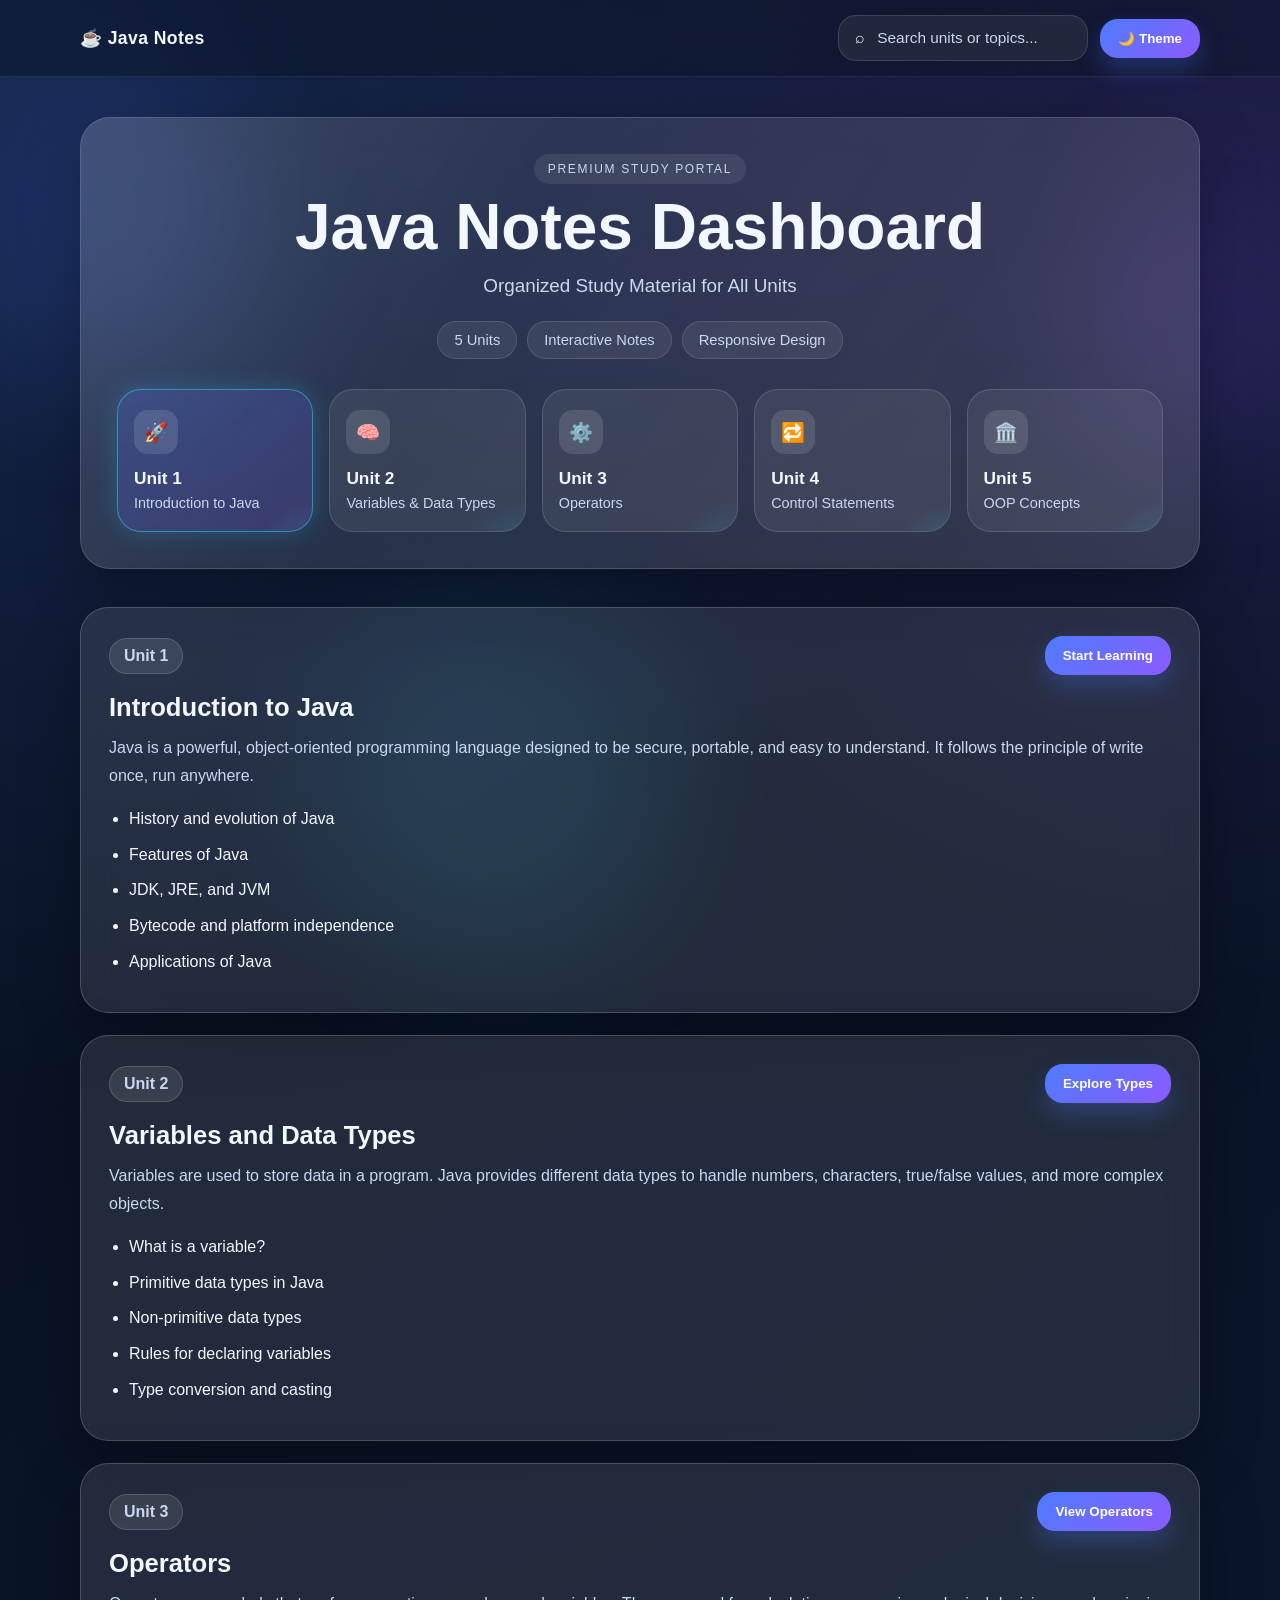
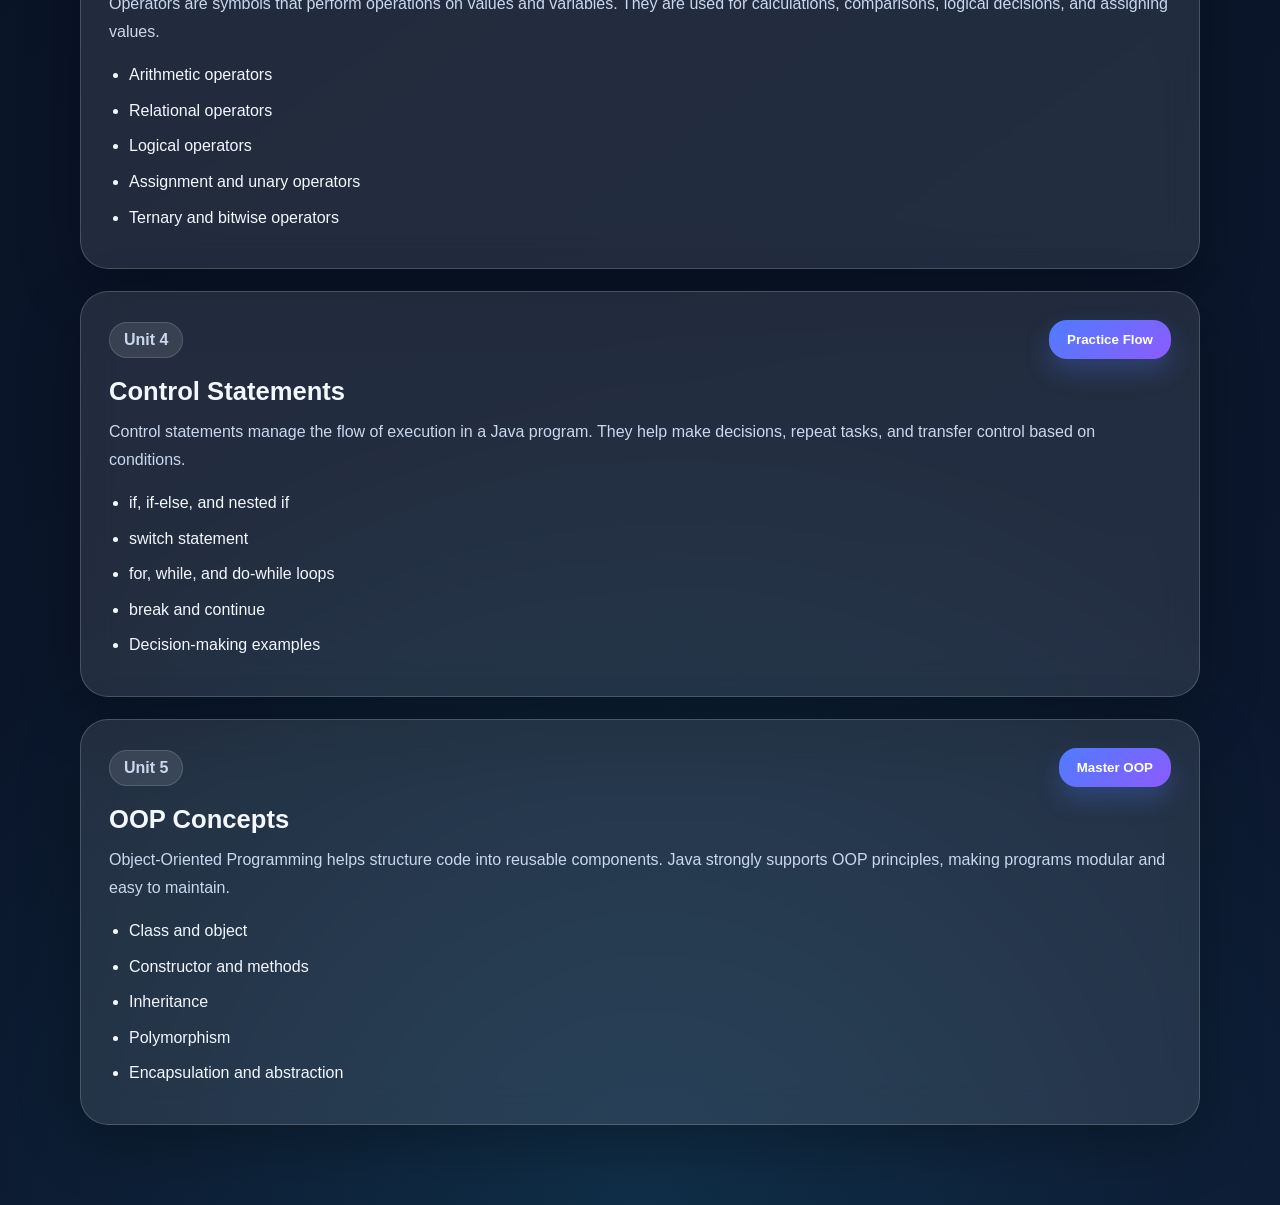
<file: index.html>
<!DOCTYPE html>
<html lang="en">
<head>
  <meta charset="UTF-8" />
  <meta name="viewport" content="width=device-width, initial-scale=1.0" />
  <title>Java Notes Dashboard</title>
  <link rel="stylesheet" href="style.css" />
</head>
<body>
  <div class="scroll-progress" id="scrollProgress"></div>

  <div class="bg-shape shape-1"></div>
  <div class="bg-shape shape-2"></div>
  <div class="bg-shape shape-3"></div>

  <header class="site-header" id="siteHeader">
    <div class="container nav-wrapper">
      <a href="#top" class="brand">☕ Java Notes</a>

      <div class="header-actions">
        <div class="search-box">
          <span class="search-icon">⌕</span>
          <input type="text" id="searchInput" placeholder="Search units or topics..." aria-label="Search notes" />
        </div>

        <button class="theme-toggle" id="themeToggle" aria-label="Toggle theme">
          <span class="theme-icon">🌙</span>
          <span class="theme-text">Theme</span>
        </button>
      </div>
    </div>
  </header>

  <main id="top">
    <section class="hero container">
      <div class="hero-card glass reveal">
        <p class="eyebrow">Premium Study Portal</p>
        <h1>Java Notes Dashboard</h1>
        <p class="hero-subtitle">Organized Study Material for All Units</p>

        <div class="hero-stats">
          <div class="stat-pill">5 Units</div>
          <div class="stat-pill">Interactive Notes</div>
          <div class="stat-pill">Responsive Design</div>
        </div>

        <div class="units-grid" id="unitCards">
          <button class="unit-card active" data-target="unit1">
            <span class="unit-icon">🚀</span>
            <span class="unit-label">Unit 1</span>
            <small>Introduction to Java</small>
          </button>

          <button class="unit-card" data-target="unit2">
            <span class="unit-icon">🧠</span>
            <span class="unit-label">Unit 2</span>
            <small>Variables & Data Types</small>
          </button>

          <button class="unit-card" data-target="unit3">
            <span class="unit-icon">⚙️</span>
            <span class="unit-label">Unit 3</span>
            <small>Operators</small>
          </button>

          <button class="unit-card" data-target="unit4">
            <span class="unit-icon">🔁</span>
            <span class="unit-label">Unit 4</span>
            <small>Control Statements</small>
          </button>

          <button class="unit-card" data-target="unit5">
            <span class="unit-icon">🏛️</span>
            <span class="unit-label">Unit 5</span>
            <small>OOP Concepts</small>
          </button>
        </div>
      </div>
    </section>

    <section class="notes-section container">
      <article class="notes-card glass reveal unit-section" id="unit1" data-keywords="java introduction history features platform independent jvm bytecode object oriented">
        <div class="notes-top">
          <span class="notes-badge">Unit 1</span>
          <button class="section-btn open-btn" data-unit="unit1">Start Learning</button>
        </div>
        <h2>Introduction to Java</h2>
        <p>
          Java is a powerful, object-oriented programming language designed to be secure,
          portable, and easy to understand. It follows the principle of write once, run anywhere.
        </p>
        <ul>
          <li>History and evolution of Java</li>
          <li>Features of Java</li>
          <li>JDK, JRE, and JVM</li>
          <li>Bytecode and platform independence</li>
          <li>Applications of Java</li>
        </ul>
      </article>

      <article class="notes-card glass reveal unit-section" id="unit2" data-keywords="variables data types primitive non primitive declarations memory literals constants">
        <div class="notes-top">
          <span class="notes-badge">Unit 2</span>
          <button class="section-btn open-btn" data-unit="unit2">Explore Types</button>
        </div>
        <h2>Variables and Data Types</h2>
        <p>
          Variables are used to store data in a program. Java provides different data types
          to handle numbers, characters, true/false values, and more complex objects.
        </p>
        <ul>
          <li>What is a variable?</li>
          <li>Primitive data types in Java</li>
          <li>Non-primitive data types</li>
          <li>Rules for declaring variables</li>
          <li>Type conversion and casting</li>
        </ul>
      </article>

      <article class="notes-card glass reveal unit-section" id="unit3" data-keywords="operators arithmetic relational logical assignment bitwise unary ternary precedence">
        <div class="notes-top">
          <span class="notes-badge">Unit 3</span>
          <button class="section-btn open-btn" data-unit="unit3">View Operators</button>
        </div>
        <h2>Operators</h2>
        <p>
          Operators are symbols that perform operations on values and variables. They are used
          for calculations, comparisons, logical decisions, and assigning values.
        </p>
        <ul>
          <li>Arithmetic operators</li>
          <li>Relational operators</li>
          <li>Logical operators</li>
          <li>Assignment and unary operators</li>
          <li>Ternary and bitwise operators</li>
        </ul>
      </article>

      <article class="notes-card glass reveal unit-section" id="unit4" data-keywords="control statements if else switch loops for while do while break continue branching">
        <div class="notes-top">
          <span class="notes-badge">Unit 4</span>
          <button class="section-btn open-btn" data-unit="unit4">Practice Flow</button>
        </div>
        <h2>Control Statements</h2>
        <p>
          Control statements manage the flow of execution in a Java program. They help make
          decisions, repeat tasks, and transfer control based on conditions.
        </p>
        <ul>
          <li>if, if-else, and nested if</li>
          <li>switch statement</li>
          <li>for, while, and do-while loops</li>
          <li>break and continue</li>
          <li>Decision-making examples</li>
        </ul>
      </article>

      <article class="notes-card glass reveal unit-section" id="unit5" data-keywords="oop concepts class object inheritance polymorphism abstraction encapsulation constructor methods">
        <div class="notes-top">
          <span class="notes-badge">Unit 5</span>
          <button class="section-btn open-btn" data-unit="unit5">Master OOP</button>
        </div>
        <h2>OOP Concepts</h2>
        <p>
          Object-Oriented Programming helps structure code into reusable components. Java strongly
          supports OOP principles, making programs modular and easy to maintain.
        </p>
        <ul>
          <li>Class and object</li>
          <li>Constructor and methods</li>
          <li>Inheritance</li>
          <li>Polymorphism</li>
          <li>Encapsulation and abstraction</li>
        </ul>
      </article>

      <p class="empty-state hidden" id="emptyState">No matching unit found. Try another keyword.</p>
    </section>
  </main>

  <button class="back-to-top" id="backToTop" aria-label="Back to top">↑</button>

  <!-- Modal -->
  <div class="modal" id="notesModal">
    <div class="modal-box glass">
      <button class="close-modal" id="closeModal">✖</button>
      <h2 id="modalTitle">Unit Details</h2>
      <p id="modalText"></p>
      <ul id="modalList"></ul>
    </div>
  </div>

  <script src="script.js"></script>
</body>
</html>
</file>
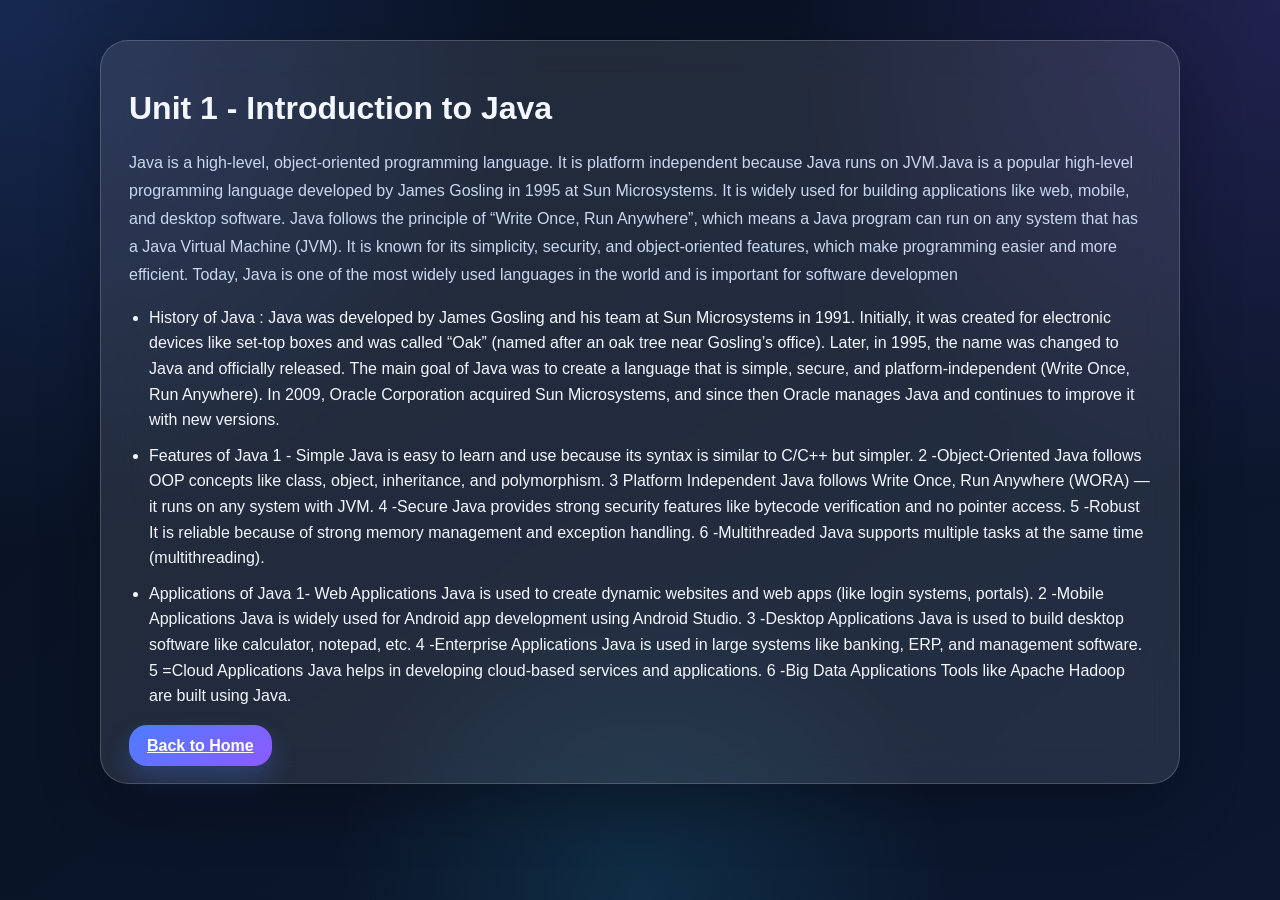
<file: unit1.html>
<!DOCTYPE html>
<html lang="en">
<head>
  <meta charset="UTF-8" />
  <meta name="viewport" content="width=device-width, initial-scale=1.0" />
  <title>Unit 1 - Introduction to Java</title>
  <link rel="stylesheet" href="style.css" />
</head>
<body>
  <div class="container" style="padding: 40px 20px;">
    <div class="notes-card glass">
      <h1>Unit 1 - Introduction to Java</h1>
      <p>Java is a high-level, object-oriented programming language. It is
         platform independent because Java runs on JVM.Java is a popular high-level programming language developed by James Gosling in 1995 at Sun Microsystems. It is widely used for building applications like web, mobile, and desktop software. Java follows the principle of “Write Once, Run Anywhere”, which means a Java program can run on any system that has a Java Virtual Machine (JVM). It is known for its simplicity, security, and object-oriented features, which make programming easier and more efficient. Today, Java is one of the most 
         widely used languages in the world and is important for software developmen</p>
      <ul>
        <li>History of Java : Java was developed by James Gosling and his team at Sun Microsystems in 1991. Initially, it was created for electronic devices like set-top boxes and was called “Oak” (named after an oak tree near Gosling’s office).

Later, in 1995, the name was changed to Java and officially released. The main goal of Java was to create a language that is simple, secure, and platform-independent (Write Once, Run Anywhere).

In 2009, Oracle Corporation acquired Sun Microsystems, and since then Oracle manages Java and continues to improve it with new versions.
</li>
        <li>Features of Java
1 - Simple
Java is easy to learn and use because its syntax is similar to C/C++ but simpler.
2 -Object-Oriented
Java follows OOP concepts like class, object, inheritance, and polymorphism.
3 Platform Independent
Java follows Write Once, Run Anywhere (WORA) — it runs on any system with JVM.
4 -Secure
Java provides strong security features like bytecode verification and no pointer access.
5 -Robust
It is reliable because of strong memory management and exception handling.
6 -Multithreaded
Java supports multiple tasks at the same time (multithreading).</li>
        <li>Applications of Java 
1- Web Applications
Java is used to create dynamic websites and web apps (like login systems, portals).
2 -Mobile Applications
Java is widely used for Android app development using Android Studio.
3 -Desktop Applications
Java is used to build desktop software like calculator, notepad, etc.
4 -Enterprise Applications
Java is used in large systems like banking, ERP, and management software.
5 =Cloud Applications
Java helps in developing cloud-based services and applications.
6 -Big Data Applications
Tools like Apache Hadoop are built using Java.
        </li>
      </ul>
      <br>
      <a href="index.html" class="section-btn">Back to Home</a>
    </div>
  </div>
</body>
</html>
</file>
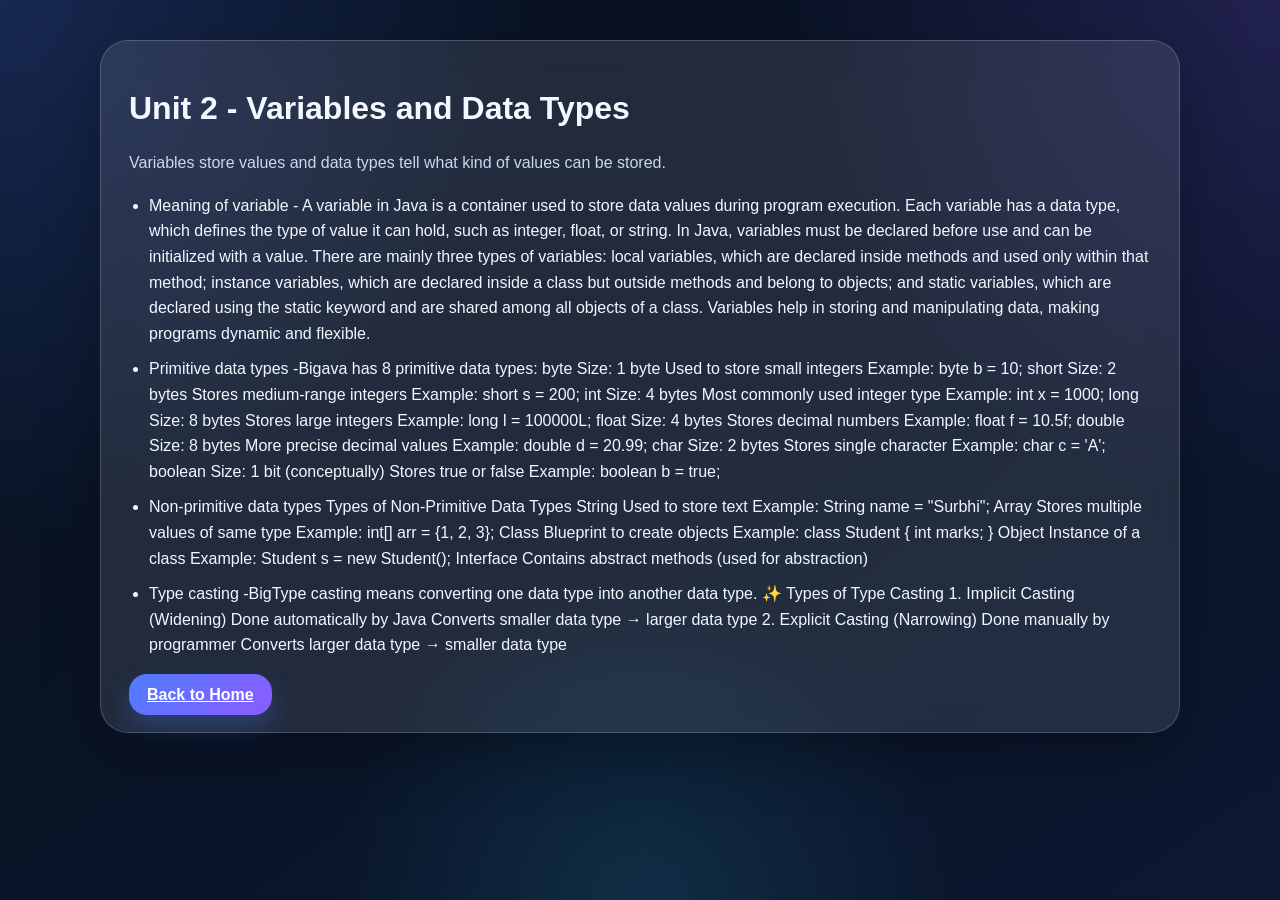
<file: unit2.html>
<!DOCTYPE html>
<html lang="en">
<head>
  <meta charset="UTF-8" />
  <meta name="viewport" content="width=device-width, initial-scale=1.0" />
  <title>Unit 2 - Variables and Data Types</title>
  <link rel="stylesheet" href="style.css" />
</head>
<body>
  <div class="container" style="padding: 40px 20px;">
    <div class="notes-card glass">
      <h1>Unit 2 - Variables and Data Types</h1>
      <p>Variables store values and data types tell what kind of values can be stored.</p>
      <ul>
        <li>Meaning of variable - A variable in Java is a container used to store data values during program execution. Each variable has a data type, which defines the type of value it can hold, such as integer, float, or string. In Java, variables must be declared before use and can be initialized with a value. There are mainly three types of variables: local variables, which are declared inside methods and used only within that method; instance variables, which are declared inside a class but outside methods and belong to objects; and static variables, which are declared using the static keyword and are shared among all objects of a class. Variables 
          help in storing and manipulating data, making programs dynamic and flexible.</li>
        <li>Primitive data types -Bigava has 8 primitive data types:

byte
Size: 1 byte
Used to store small integers
Example: byte b = 10;
short
Size: 2 bytes
Stores medium-range integers
Example: short s = 200;
int
Size: 4 bytes
Most commonly used integer type
Example: int x = 1000;
long
Size: 8 bytes
Stores large integers
Example: long l = 100000L;
float
Size: 4 bytes
Stores decimal numbers
Example: float f = 10.5f;
double
Size: 8 bytes
More precise decimal values
Example: double d = 20.99;
char
Size: 2 bytes
Stores single character
Example: char c = 'A';
boolean
Size: 1 bit (conceptually)
Stores true or false
Example: boolean b = true;</li>
        <li>Non-primitive data types
          Types of Non-Primitive Data Types
String
Used to store text
Example: String name = "Surbhi";
Array
Stores multiple values of same type
Example: int[] arr = {1, 2, 3};
Class
Blueprint to create objects
Example:
class Student {
    int marks;
}
Object
Instance of a class
Example:
Student s = new Student();
Interface
Contains abstract methods (used for abstraction)
        </li>
        <li>Type casting -BigType casting means converting one data type into another data type.

✨ Types of Type Casting
1. Implicit Casting (Widening)
Done automatically by Java
Converts smaller data type → larger data type
2. Explicit Casting (Narrowing)
Done manually by programmer
Converts larger data type → smaller data type</li>
      </ul>
      <br>
      <a href="index.html" class="section-btn">Back to Home</a>
    </div>
  </div>
</body>
</html>
</file>
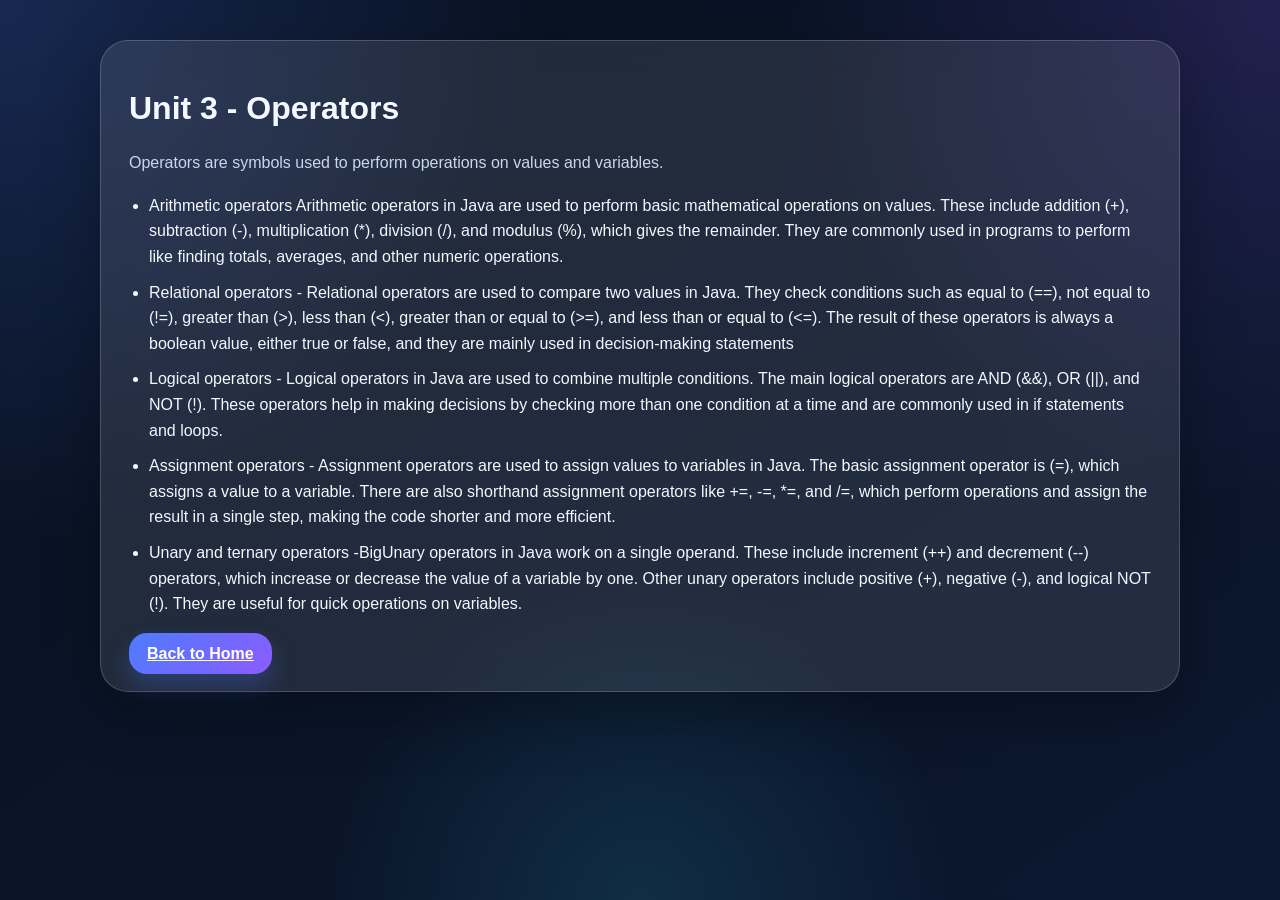
<file: unit3.html>
<!DOCTYPE html>
<html lang="en">
<head>
  <meta charset="UTF-8" />
  <meta name="viewport" content="width=device-width, initial-scale=1.0" />
  <title>Unit 3 - Operators</title>
  <link rel="stylesheet" href="style.css" />
</head>
<body>
  <div class="container" style="padding: 40px 20px;">
    <div class="notes-card glass">
      <h1>Unit 3 - Operators</h1>
      <p>Operators are symbols used to perform operations on values and variables.</p>
      <ul>
        <li>Arithmetic operators
          Arithmetic operators in Java are used to perform basic mathematical operations on values. These include addition (+), subtraction (-), multiplication (*), division (/), and modulus (%), which gives the remainder. They are commonly used in programs to perform 
           like finding totals, averages, and other numeric operations.
        </li>
        <li>Relational operators -
          Relational operators are used to compare two values in Java. They check conditions such as equal to (==), not equal to (!=), greater than (>), less than (<), greater than or equal to (>=), and less than or equal to (<=). The result of these operators is always a boolean value, either 
          true or false, and they are mainly used in decision-making statements
        </li>
        <li>Logical operators -
          Logical operators in Java are used to combine multiple conditions. The main logical operators are AND (&&), OR (||), and NOT (!). These operators help in making decisions by checking more than
           one condition at a time and are commonly used in if statements and loops.
        </li>
        <li>Assignment operators -
          Assignment operators are used to assign values to variables in Java. The basic assignment operator is (=), which assigns a value to a variable. There are also shorthand assignment operators like +=, -=, *=, and /=, which perform operations and assign
           the result in a single step, making the code shorter and more efficient.
        </li>
        <li>Unary and ternary operators -BigUnary operators in Java work on a single operand. These include increment (++) and decrement (--) operators, which increase or decrease the value of a variable by one. Other unary operators include positive (+), negative (-),
           and logical NOT (!). They are useful for quick operations on variables.</li>
      </ul>
      <br>
      <a href="index.html" class="section-btn">Back to Home</a>
    </div>
  </div>
</body>
</html>
</file>
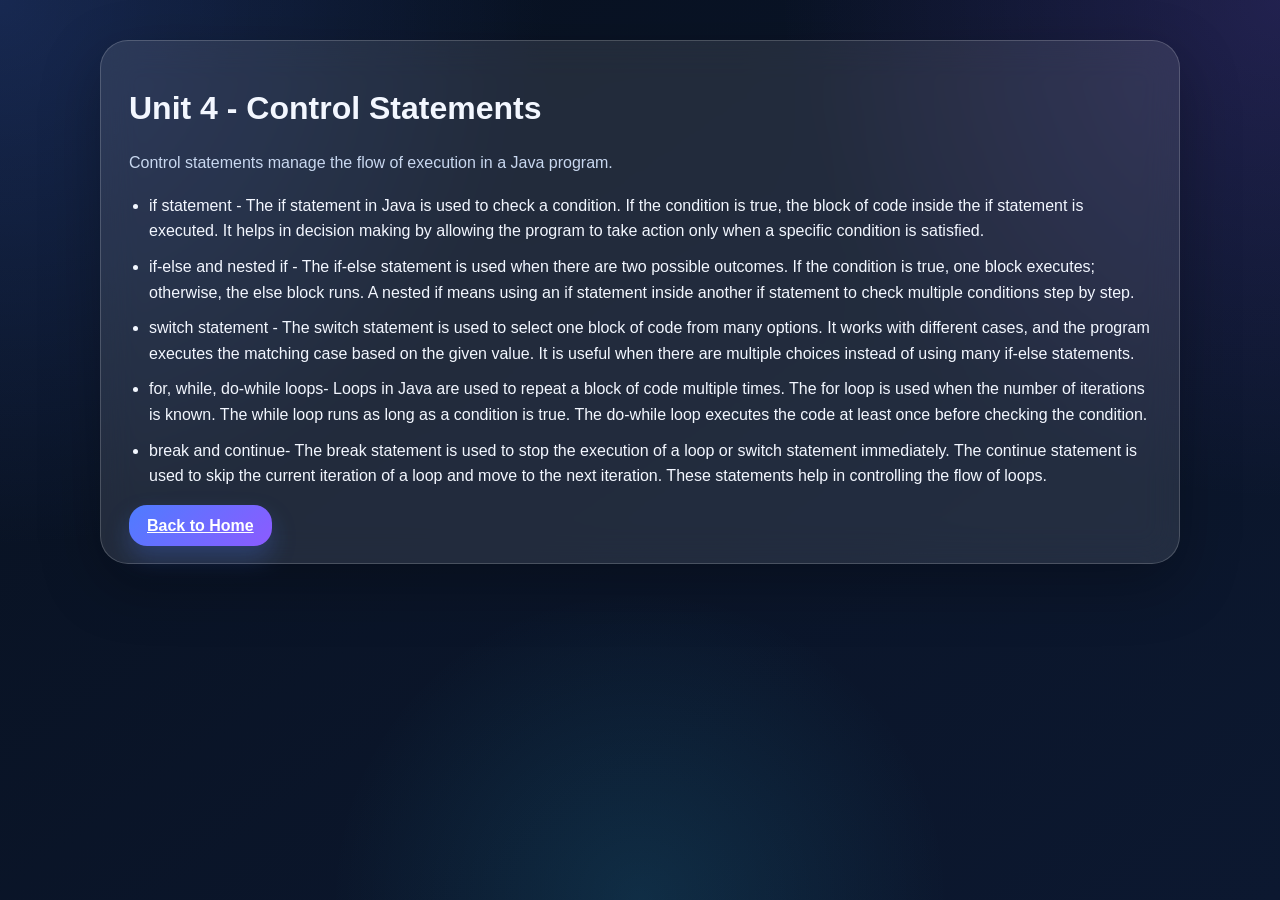
<file: unit4.html>
<!DOCTYPE html>
<html lang="en">
<head>
  <meta charset="UTF-8" />
  <meta name="viewport" content="width=device-width, initial-scale=1.0" />
  <title>Unit 4 - Control Statements</title>
  <link rel="stylesheet" href="style.css" />
</head>
<body>
  <div class="container" style="padding: 40px 20px;">
    <div class="notes-card glass">
      <h1>Unit 4 - Control Statements</h1>
      <p>Control statements manage the flow of execution in a Java program.</p>
      <ul>
        <li>if statement -
          The if statement in Java is used to check a condition. If the condition is true, the block of code inside the if statement is executed. It helps in decision making by allowing 
          the program to take action only when a specific condition is satisfied.
        </li>
        <li>if-else and nested if -
          The if-else statement is used when there are two possible outcomes. If the condition is true, one block executes; otherwise, the else block runs. A nested if means using an if statement
           inside another if statement to check multiple conditions step by step.
        </li>
        <li>switch statement -
          The switch statement is used to select one block of code from many options. It works with different cases, and the program executes the matching case based on the given value. It is useful
           when there are multiple choices instead of using many if-else statements.
        </li>
        <li>for, while, do-while loops- 
          Loops in Java are used to repeat a block of code multiple times. The for loop is used when the number of iterations is known. The while loop runs as long as a condition is true. The
           do-while loop executes the code at least once before checking the condition.
        </li>
        <li>break and continue- 
          The break statement is used to stop the execution of a loop or switch statement immediately. The continue statement is used to skip the current iteration of a loop and move to
           the next iteration. These statements help in controlling the flow of loops.
        </li>
      </ul>
      <br>
      <a href="index.html" class="section-btn">Back to Home</a>
    </div>
  </div>
</body>
</html>
</file>
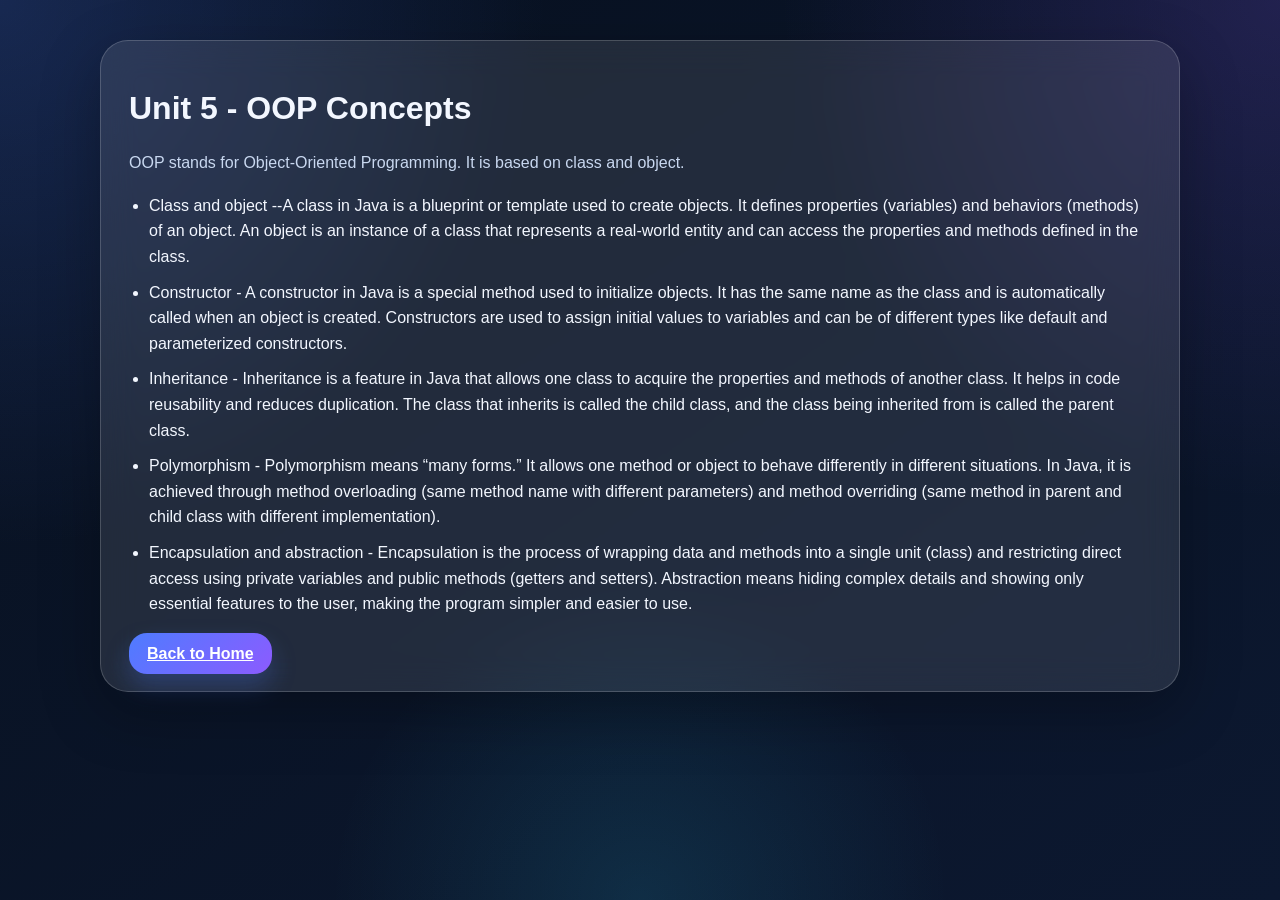
<file: unit5.html>
<!DOCTYPE html>
<html lang="en">
<head>
  <meta charset="UTF-8" />
  <meta name="viewport" content="width=device-width, initial-scale=1.0" />
  <title>Unit 5 - OOP Concepts</title>
  <link rel="stylesheet" href="style.css" />
</head>
<body>
  <div class="container" style="padding: 40px 20px;">
    <div class="notes-card glass">
      <h1>Unit 5 - OOP Concepts</h1>
      <p>OOP stands for Object-Oriented Programming. It is based on class and object.</p>
      <ul>
        <li>Class and object --A class in Java is a blueprint or template used to create objects. It defines properties (variables) and behaviors (methods) of an object. An object is an instance of a class that represents a real-world
           entity and can access the properties and methods defined in the class.</li>
        <li>Constructor -
          A constructor in Java is a special method used to initialize objects. It has the same name as the class and is automatically called when an object is created. Constructors are used to assign initial values to variables
           and can be of different types like default and parameterized constructors.
        </li>
        <li>Inheritance - Inheritance is a feature in Java that allows one class to acquire the properties and methods of another class. It helps in code reusability and reduces duplication. The class that inherits is called the child 
          class, and the class being inherited from is called the parent class.</li>
        <li>Polymorphism -
          Polymorphism means “many forms.” It allows one method or object to behave differently in different situations. In Java, it is achieved through method overloading (same method name with different parameters) and method overriding
           (same method in parent and child class with different implementation).
        </li>
        <li>Encapsulation and abstraction -
          Encapsulation is the process of wrapping data and methods into a single unit (class) and restricting direct access using private variables and public methods (getters and setters). Abstraction means hiding complex details and showing only essential
           features to the user, making the program simpler and easier to use.
        </li>
      </ul>
      <br>
      <a href="index.html" class="section-btn">Back to Home</a>
    </div>
  </div>
</body>
</html>
</file>
<file: style.css>
:root {
  --bg-main: #081120;
  --bg-secondary: #0c1830;
  --text-main: #f3f7ff;
  --text-soft: #c9d8f0;
  --card-bg: rgba(255, 255, 255, 0.10);
  --card-border: rgba(255, 255, 255, 0.18);
  --shadow: 0 20px 60px rgba(0, 0, 0, 0.28);
  --accent-1: #4e7cff;
  --accent-2: #8c5bff;
  --accent-3: #32d7ff;
  --header-bg: rgba(10, 18, 34, 0.45);
  --input-bg: rgba(255, 255, 255, 0.08);
  --button-text: #ffffff;
  --progress: linear-gradient(90deg, var(--accent-1), var(--accent-2), var(--accent-3));
}

body.light-theme {
  --bg-main: #eef4ff;
  --bg-secondary: #dfe9ff;
  --text-main: #10203e;
  --text-soft: #51627e;
  --card-bg: rgba(255, 255, 255, 0.55);
  --card-border: rgba(255, 255, 255, 0.6);
  --shadow: 0 20px 45px rgba(46, 74, 125, 0.15);
  --header-bg: rgba(255, 255, 255, 0.62);
  --input-bg: rgba(255, 255, 255, 0.7);
  --button-text: #ffffff;
}

* {
  box-sizing: border-box;
}

html {
  scroll-behavior: smooth;
}

body {
  margin: 0;
  font-family: Inter, "Segoe UI", Arial, sans-serif;
  color: var(--text-main);
  background:
    radial-gradient(circle at top left, rgba(78, 124, 255, 0.22), transparent 35%),
    radial-gradient(circle at top right, rgba(140, 91, 255, 0.18), transparent 32%),
    radial-gradient(circle at bottom center, rgba(50, 215, 255, 0.12), transparent 28%),
    linear-gradient(145deg, var(--bg-main), var(--bg-secondary));
  min-height: 100vh;
  overflow-x: hidden;
  transition: background 0.4s ease, color 0.4s ease;
}

.container {
  width: min(1120px, calc(100% - 32px));
  margin: 0 auto;
}

.scroll-progress {
  position: fixed;
  top: 0;
  left: 0;
  width: 0%;
  height: 4px;
  z-index: 9999;
  background: var(--progress);
  box-shadow: 0 0 18px rgba(50, 215, 255, 0.8);
}

.bg-shape {
  position: fixed;
  border-radius: 50%;
  filter: blur(70px);
  opacity: 0.55;
  pointer-events: none;
  z-index: -1;
}

.shape-1 {
  width: 320px;
  height: 320px;
  top: 70px;
  left: -60px;
  background: rgba(78, 124, 255, 0.26);
}

.shape-2 {
  width: 280px;
  height: 280px;
  top: 180px;
  right: -60px;
  background: rgba(140, 91, 255, 0.24);
}

.shape-3 {
  width: 360px;
  height: 360px;
  bottom: -70px;
  left: 25%;
  background: rgba(50, 215, 255, 0.18);
}

.site-header {
  position: sticky;
  top: 0;
  z-index: 1000;
  backdrop-filter: blur(18px);
  background: var(--header-bg);
  border-bottom: 1px solid rgba(255, 255, 255, 0.08);
  transition: all 0.35s ease;
}

.site-header.scrolled {
  box-shadow: 0 10px 28px rgba(0, 0, 0, 0.18);
  border-bottom: 1px solid rgba(255, 255, 255, 0.14);
}

.nav-wrapper {
  min-height: 76px;
  display: flex;
  align-items: center;
  justify-content: space-between;
  gap: 16px;
  flex-wrap: wrap;
  padding: 12px 0;
}

.brand {
  text-decoration: none;
  color: var(--text-main);
  font-weight: 800;
  letter-spacing: 0.4px;
  font-size: 1.1rem;
}

.header-actions {
  display: flex;
  align-items: center;
  gap: 12px;
  flex-wrap: wrap;
}

.search-box {
  display: flex;
  align-items: center;
  gap: 10px;
  min-width: 250px;
  padding: 12px 16px;
  border-radius: 18px;
  background: var(--input-bg);
  border: 1px solid rgba(255, 255, 255, 0.12);
  backdrop-filter: blur(12px);
}

.search-box input {
  width: 100%;
  border: none;
  outline: none;
  background: transparent;
  color: var(--text-main);
  font-size: 0.96rem;
}

.search-box input::placeholder {
  color: var(--text-soft);
}

.theme-toggle,
.section-btn,
.unit-card,
.back-to-top {
  cursor: pointer;
}

.theme-toggle,
.section-btn {
  border: none;
  border-radius: 18px;
  padding: 12px 18px;
  font-weight: 700;
  color: var(--button-text);
  background: linear-gradient(135deg, var(--accent-1), var(--accent-2));
  box-shadow: 0 12px 24px rgba(78, 124, 255, 0.26);
  transition: transform 0.3s ease, box-shadow 0.3s ease, opacity 0.3s ease;
}

.theme-toggle:hover,
.section-btn:hover {
  transform: translateY(-2px) scale(1.02);
  box-shadow: 0 18px 30px rgba(78, 124, 255, 0.34);
}

.hero {
  padding: 40px 0 24px;
}

.glass {
  background: var(--card-bg);
  border: 1px solid var(--card-border);
  backdrop-filter: blur(18px);
  box-shadow: var(--shadow);
}

.hero-card {
  padding: 36px;
  border-radius: 30px;
  text-align: center;
  position: relative;
  overflow: hidden;
}

.hero-card::before {
  content: "";
  position: absolute;
  inset: 0;
  background: linear-gradient(120deg, rgba(255,255,255,0.08), transparent 35%, rgba(255,255,255,0.05));
  pointer-events: none;
}

.eyebrow {
  display: inline-block;
  margin: 0 0 10px;
  padding: 8px 14px;
  border-radius: 999px;
  background: rgba(255,255,255,0.08);
  color: var(--text-soft);
  letter-spacing: 0.14em;
  text-transform: uppercase;
  font-size: 0.75rem;
}

.hero h1 {
  margin: 0;
  font-size: clamp(2.1rem, 5vw, 4.2rem);
  line-height: 1.05;
}

.hero-subtitle {
  margin: 14px auto 0;
  max-width: 700px;
  color: var(--text-soft);
  font-size: clamp(1rem, 2vw, 1.18rem);
}

.hero-stats {
  display: flex;
  justify-content: center;
  flex-wrap: wrap;
  gap: 10px;
  margin: 24px 0 30px;
}

.stat-pill {
  padding: 10px 16px;
  border-radius: 999px;
  background: rgba(255,255,255,0.08);
  border: 1px solid rgba(255,255,255,0.12);
  color: var(--text-soft);
  font-size: 0.92rem;
}

.units-grid {
  display: grid;
  grid-template-columns: repeat(5, minmax(0, 1fr));
  gap: 16px;
}

.unit-card {
  border: 1px solid rgba(255,255,255,0.14);
  background: rgba(255,255,255,0.07);
  color: var(--text-main);
  padding: 20px 16px;
  border-radius: 24px;
  text-align: left;
  transition: transform 0.35s ease, box-shadow 0.35s ease, border-color 0.35s ease, background 0.35s ease;
  position: relative;
  overflow: hidden;
}

.unit-card::after {
  content: "";
  position: absolute;
  inset: auto -30% -60% auto;
  width: 120px;
  height: 120px;
  background: radial-gradient(circle, rgba(50, 215, 255, 0.18), transparent 65%);
  border-radius: 50%;
  pointer-events: none;
}

.unit-card:hover {
  transform: translateY(-6px) scale(1.03);
  box-shadow: 0 0 24px rgba(50, 215, 255, 0.18), 0 16px 35px rgba(0,0,0,0.18);
  border-color: rgba(50, 215, 255, 0.42);
}

.unit-card.active {
  background: linear-gradient(145deg, rgba(78, 124, 255, 0.22), rgba(140, 91, 255, 0.18));
  border-color: rgba(50, 215, 255, 0.5);
  box-shadow: 0 0 24px rgba(50, 215, 255, 0.22);
}

.unit-icon {
  display: inline-flex;
  width: 44px;
  height: 44px;
  align-items: center;
  justify-content: center;
  font-size: 1.2rem;
  border-radius: 14px;
  margin-bottom: 14px;
  background: rgba(255,255,255,0.12);
}

.unit-label {
  display: block;
  font-weight: 800;
  font-size: 1.08rem;
  margin-bottom: 6px;
}

.unit-card small {
  color: var(--text-soft);
  font-size: 0.9rem;
}

.notes-section {
  padding: 14px 0 80px;
  display: grid;
  gap: 22px;
}

.notes-card {
  padding: 28px;
  border-radius: 28px;
  position: relative;
  transition: transform 0.35s ease, box-shadow 0.35s ease;
}

.notes-card:hover {
  transform: translateY(-4px);
  box-shadow: 0 22px 46px rgba(0, 0, 0, 0.2);
}

.notes-top {
  display: flex;
  align-items: center;
  justify-content: space-between;
  gap: 12px;
  flex-wrap: wrap;
}

.notes-badge {
  padding: 8px 14px;
  border-radius: 999px;
  background: rgba(255,255,255,0.1);
  color: var(--text-soft);
  border: 1px solid rgba(255,255,255,0.15);
  font-weight: 700;
}

.notes-card h2 {
  margin: 18px 0 12px;
  font-size: clamp(1.55rem, 2vw, 2.2rem);
}

.notes-card p {
  margin: 0 0 16px;
  color: var(--text-soft);
  line-height: 1.75;
}

.notes-card ul {
  margin: 0;
  padding-left: 20px;
  color: var(--text-main);
}

.notes-card li {
  margin-bottom: 10px;
  line-height: 1.6;
}

.reveal {
  opacity: 0;
  transform: translateY(32px);
  transition: opacity 0.7s ease, transform 0.7s ease;
}

.reveal.visible {
  opacity: 1;
  transform: translateY(0);
}

.back-to-top {
  position: fixed;
  right: 20px;
  bottom: 20px;
  width: 52px;
  height: 52px;
  border: none;
  border-radius: 50%;
  color: #fff;
  font-size: 1.25rem;
  background: linear-gradient(135deg, var(--accent-1), var(--accent-3));
  box-shadow: 0 16px 28px rgba(0, 0, 0, 0.22);
  opacity: 0;
  visibility: hidden;
  transform: translateY(12px);
  transition: all 0.35s ease;
  z-index: 950;
}

.back-to-top.show {
  opacity: 1;
  visibility: visible;
  transform: translateY(0);
}

.empty-state {
  text-align: center;
  padding: 16px 20px;
  color: var(--text-soft);
}

.hidden {
  display: none;
}

/* Modal */
.modal {
  position: fixed;
  top: 0;
  left: 0;
  width: 100%;
  height: 100%;
  background: rgba(0, 0, 0, 0.65);
  display: none;
  align-items: center;
  justify-content: center;
  padding: 20px;
  z-index: 2000;
}

.modal.show {
  display: flex;
}

.modal-box {
  width: 100%;
  max-width: 700px;
  padding: 30px;
  border-radius: 24px;
  position: relative;
  animation: popup 0.3s ease;
}

.modal-box h2 {
  margin-top: 0;
  margin-bottom: 12px;
  font-size: 2rem;
}

.modal-box p {
  color: var(--text-soft);
  line-height: 1.7;
  margin-bottom: 16px;
}

.modal-box ul {
  padding-left: 20px;
}

.modal-box li {
  margin-bottom: 10px;
  line-height: 1.6;
}

.close-modal {
  position: absolute;
  top: 16px;
  right: 16px;
  border: none;
  width: 40px;
  height: 40px;
  border-radius: 50%;
  font-size: 1rem;
  cursor: pointer;
  background: linear-gradient(135deg, var(--accent-1), var(--accent-2));
  color: white;
}

@keyframes popup {
  from {
    opacity: 0;
    transform: scale(0.9) translateY(20px);
  }
  to {
    opacity: 1;
    transform: scale(1) translateY(0);
  }
}

@media (max-width: 980px) {
  .units-grid {
    grid-template-columns: repeat(2, minmax(0, 1fr));
  }
}

@media (max-width: 640px) {
  .nav-wrapper {
    align-items: stretch;
  }

  .header-actions {
    width: 100%;
  }

  .search-box {
    flex: 1 1 100%;
    min-width: 100%;
  }

  .theme-toggle {
    width: 100%;
    justify-content: center;
  }

  .hero-card,
  .notes-card,
  .modal-box {
    padding: 22px;
    border-radius: 24px;
  }

  .units-grid {
    grid-template-columns: 1fr;
  }

  .notes-top {
    align-items: flex-start;
  }

  .section-btn {
    width: 100%;
  }
}
</file>
